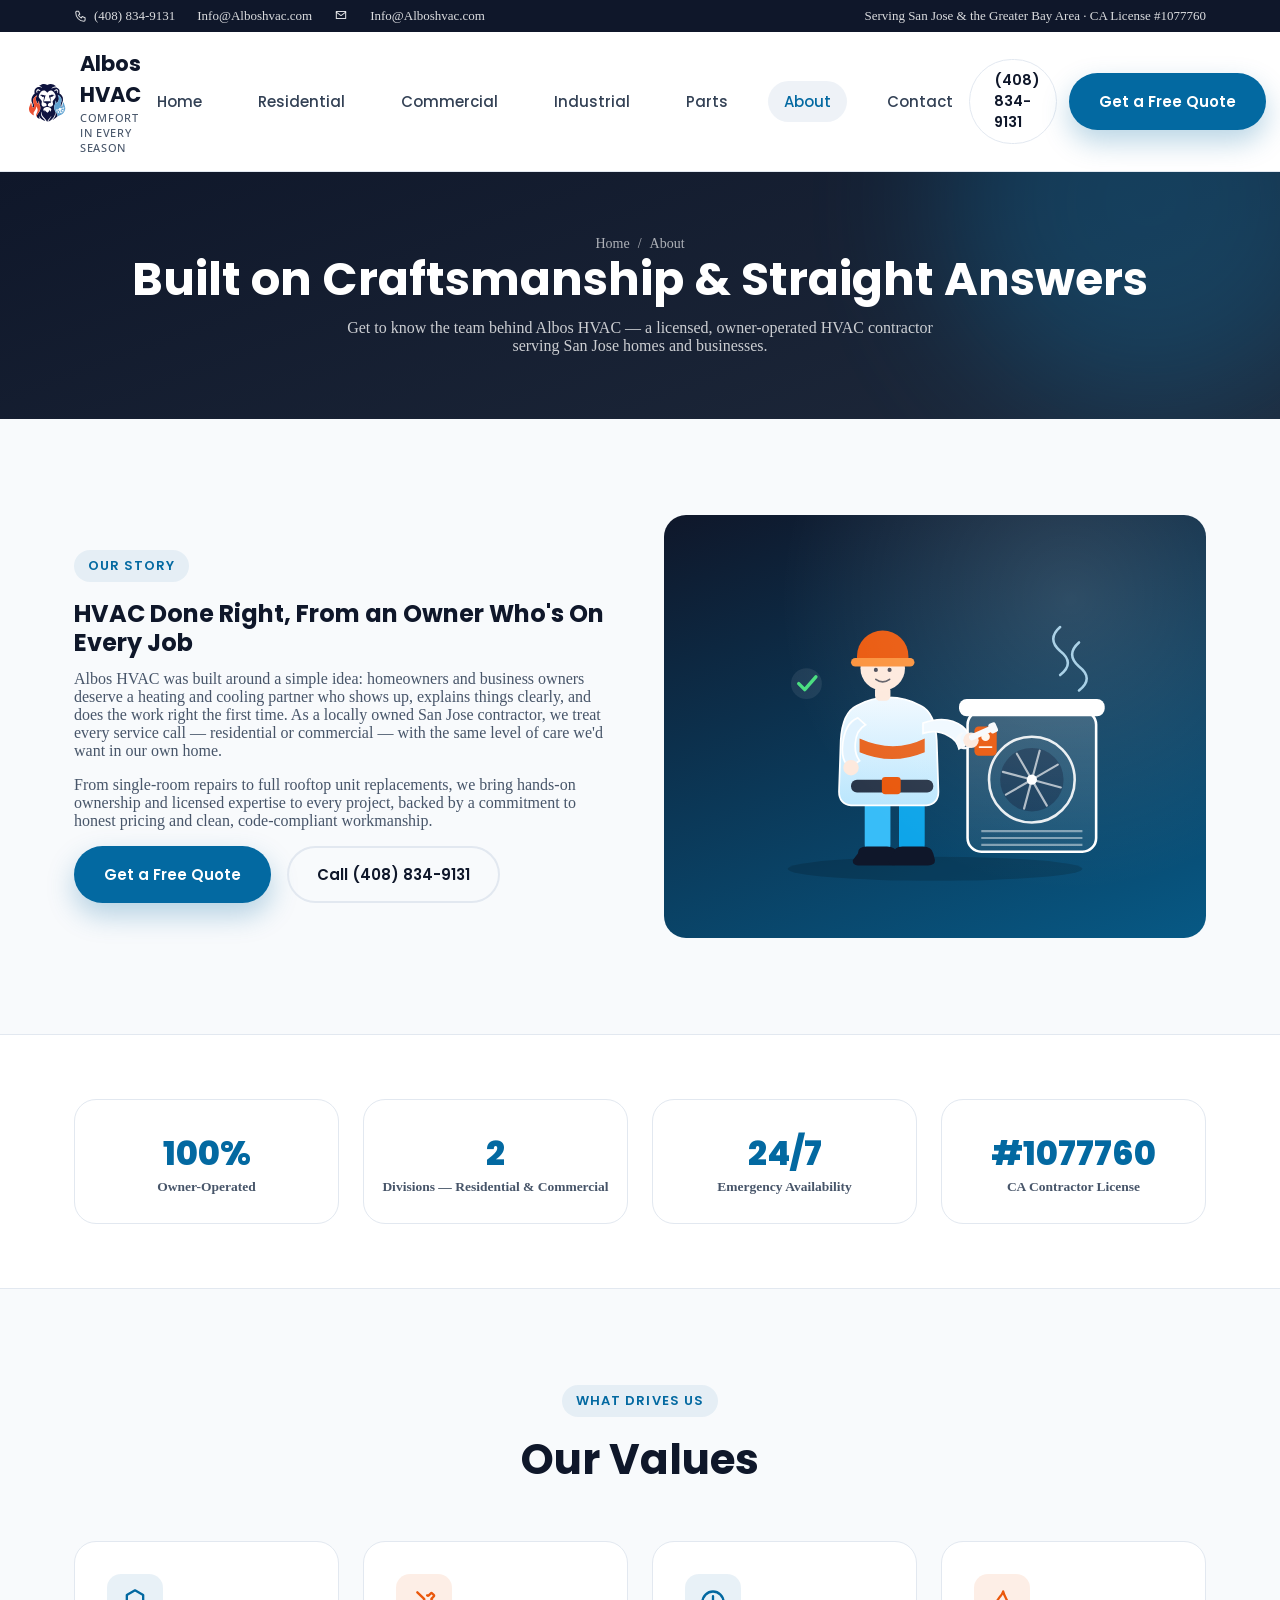
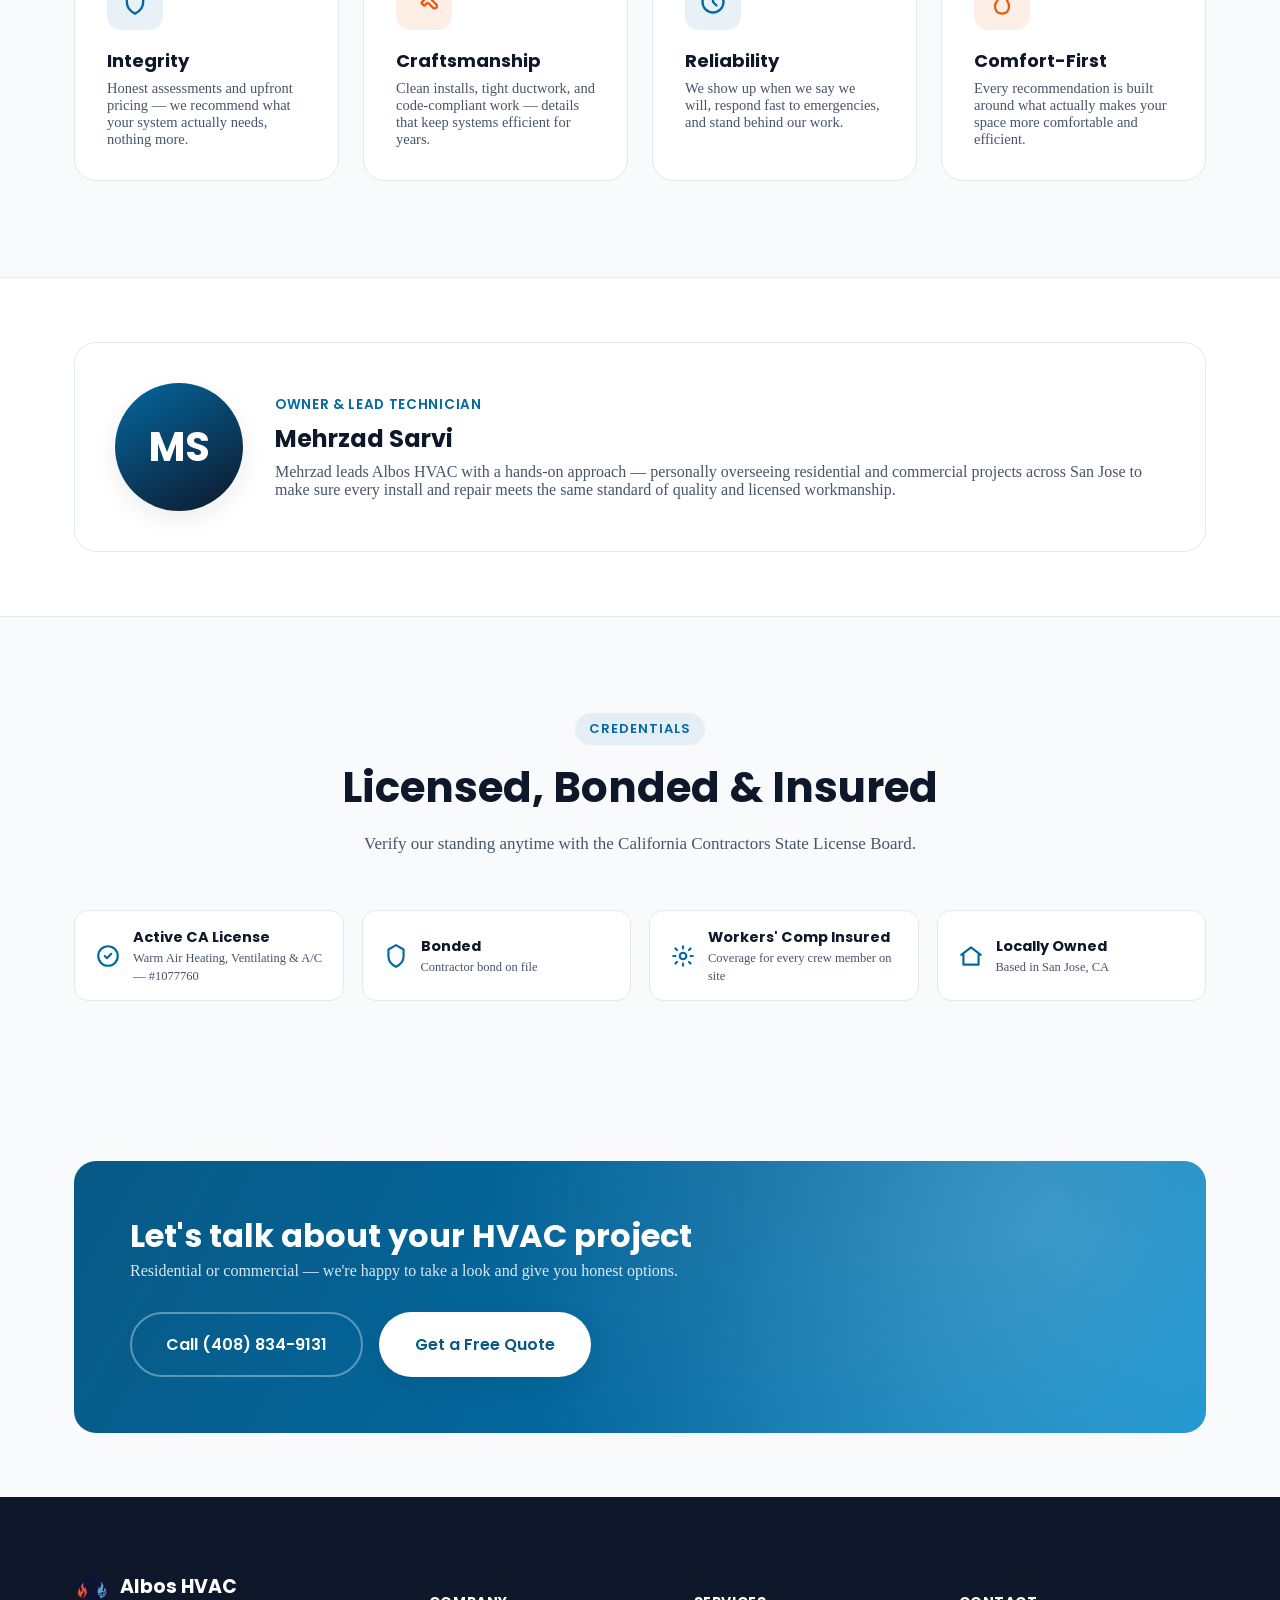
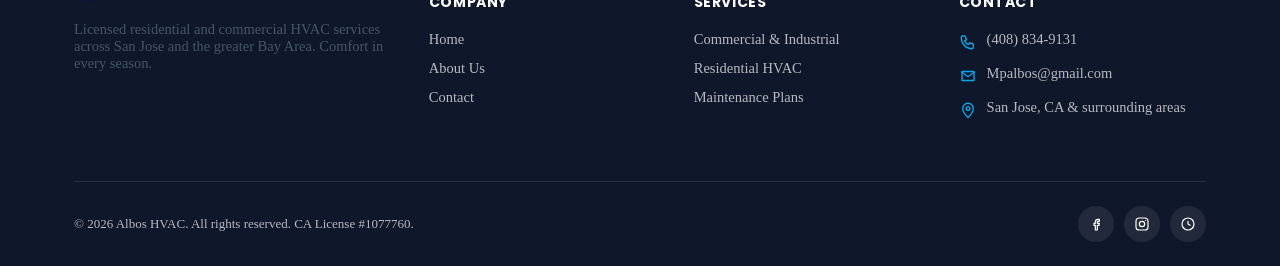
<file: about.html>
<!DOCTYPE html>
<html lang="en">
<head>
<meta charset="UTF-8">
<script>document.documentElement.classList.add('js-ready');</script>
<meta name="viewport" content="width=device-width, initial-scale=1.0">
<title>About Albos HVAC | Licensed San Jose HVAC Contractor</title>
<meta name="description" content="Albos HVAC is a licensed, owner-operated residential and commercial HVAC contractor serving San Jose, CA. Learn about our mission, values, and credentials.">
<link rel="icon" type="image/svg+xml" href="assets/logo-icon.svg">
<link rel="stylesheet" href="css/styles.css">
</head>
<body>

<div class="top-bar">
  <div class="container">
    <div class="top-links">
      <a href="tel:14088349131">
        <svg viewBox="0 0 24 24" fill="none" stroke="currentColor" stroke-width="1.8" stroke-linecap="round" stroke-linejoin="round"><path d="M4 4h4l2 5-2.5 1.5a11 11 0 0 0 5 5L14 13l5 2v4a2 2 0 0 1-2 2C9.4 21 3 14.6 3 6a2 2 0 0 1 2-2z"/></svg>
        (408) 834-9131
      </a>
      <a href="mailto:Info@Alboshvac.com">Info@Alboshvac.com</a>
        <svg viewBox="0 0 24 24" fill="none" stroke="currentColor" stroke-width="1.8" stroke-linecap="round" stroke-linejoin="round"><path d="M4 6h16v12H4z"/><path d="M4 7l8 6 8-6"/></svg>
       Info@Alboshvac.com
      </a>
    </div>
    <div class="top-links">
      <span>Serving San Jose &amp; the Greater Bay Area · CA License #1077760</span>
    </div>
  </div>
</div>

<header class="site-header">
  <div class="nav-wrap">
    <a href="index.html" class="logo">
      <span class="mark">
        <img src="assets/logo-icon.svg" alt="Albos HVAC logo" width="46" height="46">
      </span>
      <span>Albos HVAC<small>Comfort in Every Season</small></span>
    </a>
 <nav class="main-nav">
  <ul style="display: flex !important; flex-direction: row !important; list-style: none !important; gap: 24px !important; align-items: center !important; margin: 0 !important; padding: 0 !important;">
    <li><a href="index.html" class="nav-link">Home</a></li>
    <li><a href="residential.html" class="nav-link">Residential</a></li>
    <li><a href="commercial.html" class="nav-link">Commercial</a></li>
    <li><a href="industrial.html" class="nav-link">Industrial</a></li>
    <li><a href="parts.html" class="nav-link">Parts</a></li>
    <li><a href="about.html" class="nav-link">About</a></li>
    <li><a href="contact.html" class="nav-link">Contact</a></li>
  </ul>
</nav>
    <div class="header-actions">
      <a href="tel:14088349131" class="phone-pill">
        <svg viewBox="0 0 24 24" fill="none" stroke="currentColor" stroke-width="1.8" stroke-linecap="round" stroke-linejoin="round"><path d="M4 4h4l2 5-2.5 1.5a11 11 0 0 0 5 5L14 13l5 2v4a2 2 0 0 1-2 2C9.4 21 3 14.6 3 6a2 2 0 0 1 2-2z"/></svg>
        <span>(408) 834-9131</span>
      </a>
      <a href="contact.html" class="btn btn-primary header-cta">Get a Free Quote</a>
      <button class="nav-toggle" aria-label="Toggle navigation" aria-expanded="false">
        <svg viewBox="0 0 24 24" fill="none" stroke="currentColor" stroke-width="2" stroke-linecap="round" stroke-linejoin="round"><path d="M4 6h16M4 12h16M4 18h16"/></svg>
      </button>
    </div>
  </div>
</header>

<section class="page-hero">
  <div class="container">
    <div class="breadcrumb"><a href="index.html">Home</a><span>/</span><span>About</span></div>
    <h1>Built on Craftsmanship &amp; Straight Answers</h1>
    <p style="color:rgba(255,255,255,.78); max-width:620px; margin:0 auto;">Get to know the team behind Albos HVAC — a licensed, owner-operated HVAC contractor serving San Jose homes and businesses.</p>
  </div>
</section>

<!-- Story -->
<section class="section">
  <div class="container">
    <div class="grid-2 reveal">
      <div>
        <div class="eyebrow">Our Story</div>
        <h2>HVAC Done Right, From an Owner Who's On Every Job</h2>
        <p>Albos HVAC was built around a simple idea: homeowners and business owners deserve a heating and cooling partner who shows up, explains things clearly, and does the work right the first time. As a locally owned San Jose contractor, we treat every service call — residential or commercial — with the same level of care we'd want in our own home.</p>
        <p>From single-room repairs to full rooftop unit replacements, we bring hands-on ownership and licensed expertise to every project, backed by a commitment to honest pricing and clean, code-compliant workmanship.</p>
        <div class="cta-row">
          <a href="contact.html" class="btn btn-primary">Get a Free Quote</a>
          <a href="tel:14088349131" class="btn btn-outline-dark">Call (408) 834-9131</a>
        </div>
      </div>
      <div class="service-visual" style="border-radius:var(--radius-lg);">
        <img src="assets/illustration-technician.svg" alt="Albos HVAC technician servicing an outdoor condenser unit" style="width:88%; max-width:360px;">
      </div>
    </div>
  </div>
</section>

<!-- By the numbers -->
<section class="section-tight" style="background:var(--color-surface); border-top:1px solid var(--color-border); border-bottom:1px solid var(--color-border);">
  <div class="container">
    <div class="stat-strip reveal">
      <div class="stat"><div class="num">100%</div><div class="lbl">Owner-Operated</div></div>
      <div class="stat"><div class="num">2</div><div class="lbl">Divisions — Residential &amp; Commercial</div></div>
      <div class="stat"><div class="num">24/7</div><div class="lbl">Emergency Availability</div></div>
      <div class="stat"><div class="num">#1077760</div><div class="lbl">CA Contractor License</div></div>
    </div>
  </div>
</section>

<!-- Values -->
<section class="section">
  <div class="container">
    <div class="section-head reveal">
      <div class="eyebrow">What Drives Us</div>
      <h2>Our Values</h2>
    </div>
    <div class="grid-4">
      <div class="card feature-card value-card reveal">
        <div class="icon-badge"><svg viewBox="0 0 24 24" fill="none" stroke="currentColor" stroke-width="2" stroke-linecap="round" stroke-linejoin="round"><path d="M12 2l7 4v6c0 4.5-3 8-7 10-4-2-7-5.5-7-10V6z"/></svg></div>
        <h3>Integrity</h3>
        <p>Honest assessments and upfront pricing — we recommend what your system actually needs, nothing more.</p>
      </div>
      <div class="card feature-card value-card reveal reveal-delay-1">
        <div class="icon-badge warm"><svg viewBox="0 0 24 24" fill="none" stroke="currentColor" stroke-width="2" stroke-linecap="round" stroke-linejoin="round"><path d="M14.7 6.3a1 1 0 0 0 1.4 0l1.6-1.6a1 1 0 0 1 1.4 0l1.2 1.2a1 1 0 0 1 0 1.4l-1.6 1.6a1 1 0 0 0 0 1.4l3.6 3.6a2 2 0 1 1-2.8 2.8l-3.6-3.6a1 1 0 0 0-1.4 0l-1.6 1.6a1 1 0 0 1-1.4 0l-1.2-1.2a1 1 0 0 1 0-1.4l1.6-1.6a1 1 0 0 0 0-1.4L6.3 3.7"/></svg></div>
        <h3>Craftsmanship</h3>
        <p>Clean installs, tight ductwork, and code-compliant work — details that keep systems efficient for years.</p>
      </div>
      <div class="card feature-card value-card reveal reveal-delay-2">
        <div class="icon-badge"><svg viewBox="0 0 24 24" fill="none" stroke="currentColor" stroke-width="2" stroke-linecap="round" stroke-linejoin="round"><circle cx="12" cy="12" r="9"/><path d="M12 7v5l3 3"/></svg></div>
        <h3>Reliability</h3>
        <p>We show up when we say we will, respond fast to emergencies, and stand behind our work.</p>
      </div>
      <div class="card feature-card value-card reveal reveal-delay-3">
        <div class="icon-badge warm"><svg viewBox="0 0 24 24" fill="none" stroke="currentColor" stroke-width="2" stroke-linecap="round" stroke-linejoin="round"><path d="M12 22c4 0 6-3 6-6.5S14 8 13 3c-1 3-2 3.5-3.5 5.5S6 13 6 15.5C6 19 8 22 12 22z"/></svg></div>
        <h3>Comfort-First</h3>
        <p>Every recommendation is built around what actually makes your space more comfortable and efficient.</p>
      </div>
    </div>
  </div>
</section>

<!-- Founder -->
<section class="section-tight" style="background:var(--color-surface); border-top:1px solid var(--color-border); border-bottom:1px solid var(--color-border);">
  <div class="container">
    <div class="founder-block reveal">
      <div class="founder-avatar">MS</div>
      <div>
        <span class="founder-role">Owner &amp; Lead Technician</span>
        <h3 style="font-size:24px; margin-bottom:10px;">Mehrzad Sarvi</h3>
        <p style="margin-bottom:0;">Mehrzad leads Albos HVAC with a hands-on approach — personally overseeing residential and commercial projects across San Jose to make sure every install and repair meets the same standard of quality and licensed workmanship.</p>
      </div>
    </div>
  </div>
</section>

<!-- Credentials -->
<section class="section">
  <div class="container">
    <div class="section-head reveal">
      <div class="eyebrow">Credentials</div>
      <h2>Licensed, Bonded &amp; Insured</h2>
      <p>Verify our standing anytime with the California Contractors State License Board.</p>
    </div>
    <div class="credential-strip reveal">
      <div class="credential-chip"><svg viewBox="0 0 24 24" fill="none" stroke="currentColor" stroke-width="2" stroke-linecap="round" stroke-linejoin="round"><path d="M9 12l2 2 4-4"/><circle cx="12" cy="12" r="9"/></svg><div><strong>Active CA License</strong><span>Warm Air Heating, Ventilating &amp; A/C — #1077760</span></div></div>
      <div class="credential-chip"><svg viewBox="0 0 24 24" fill="none" stroke="currentColor" stroke-width="2" stroke-linecap="round" stroke-linejoin="round"><path d="M12 2l7 4v6c0 4.5-3 8-7 10-4-2-7-5.5-7-10V6z"/></svg><div><strong>Bonded</strong><span>Contractor bond on file</span></div></div>
      <div class="credential-chip"><svg viewBox="0 0 24 24" fill="none" stroke="currentColor" stroke-width="2" stroke-linecap="round" stroke-linejoin="round"><circle cx="12" cy="12" r="3"/><path d="M12 5v-2M12 21v-2M5 12H3M21 12h-2M6.5 6.5L5 5M19 19l-1.5-1.5M6.5 17.5L5 19M19 5l-1.5 1.5"/></svg><div><strong>Workers' Comp Insured</strong><span>Coverage for every crew member on site</span></div></div>
      <div class="credential-chip"><svg viewBox="0 0 24 24" fill="none" stroke="currentColor" stroke-width="2" stroke-linecap="round" stroke-linejoin="round"><path d="M3 11l9-7 9 7M5 10v10h14V10"/></svg><div><strong>Locally Owned</strong><span>Based in San Jose, CA</span></div></div>
    </div>
  </div>
</section>

<!-- CTA -->
<section class="section-tight">
  <div class="container">
    <div class="cta-banner reveal">
      <div>
        <h2>Let's talk about your HVAC project</h2>
        <p>Residential or commercial — we're happy to take a look and give you honest options.</p>
      </div>
      <div class="cta-row">
        <a href="tel:14088349131" class="btn btn-outline btn-lg">Call (408) 834-9131</a>
        <a href="contact.html" class="btn btn-lg" style="background:#fff; color:var(--color-accent-dark); box-shadow:var(--shadow-md);">Get a Free Quote</a>
      </div>
    </div>
  </div>
</section>

<footer class="site-footer">
  <div class="container">
    <div class="footer-grid">
      <div>
        <div class="foot-logo">
          <span class="mark" style="width:36px;height:36px;">
            <img src="assets/logo-icon.svg" alt="Albos HVAC logo" width="36" height="36">
          </span>
          <span>Albos HVAC</span>
        </div>
        <p style="font-size:14.5px;">Licensed residential and commercial HVAC services across San Jose and the greater Bay Area. Comfort in every season.</p>
      </div>
      <div>
        <h5>Company</h5>
        <ul>
          <li><a href="index.html">Home</a></li>
          <li><a href="about.html">About Us</a></li>
          <li><a href="contact.html">Contact</a></li>
        </ul>
      </div>
      <div>
        <h5>Services</h5>
        <ul>
          <li><a href="index.html#commercial">Commercial &amp; Industrial</a></li>
          <li><a href="index.html#residential">Residential HVAC</a></li>
          <li><a href="contact.html">Maintenance Plans</a></li>
        </ul>
      </div>
      <div>
        <h5>Contact</h5>
        <div class="footer-contact-item"><svg viewBox="0 0 24 24" fill="none" stroke="currentColor" stroke-width="1.8" stroke-linecap="round" stroke-linejoin="round"><path d="M4 4h4l2 5-2.5 1.5a11 11 0 0 0 5 5L14 13l5 2v4a2 2 0 0 1-2 2C9.4 21 3 14.6 3 6a2 2 0 0 1 2-2z"/></svg><a href="tel:14088349131">(408) 834-9131</a></div>
        <div class="footer-contact-item"><svg viewBox="0 0 24 24" fill="none" stroke="currentColor" stroke-width="1.8" stroke-linecap="round" stroke-linejoin="round"><path d="M4 6h16v12H4z"/><path d="M4 7l8 6 8-6"/></svg><a href="mailto:Mpalbos@gmail.com">Mpalbos@gmail.com</a></div>
        <div class="footer-contact-item"><svg viewBox="0 0 24 24" fill="none" stroke="currentColor" stroke-width="1.8" stroke-linecap="round" stroke-linejoin="round"><path d="M12 22s7-6.6 7-12A7 7 0 1 0 5 10c0 5.4 7 12 7 12z"/><circle cx="12" cy="10" r="2.5"/></svg><span>San Jose, CA &amp; surrounding areas</span></div>
      </div>
    </div>
    <div class="footer-bottom">
      <span>&copy; <span id="year"></span> Albos HVAC. All rights reserved. CA License #1077760.</span>
      <div class="socials">
        <a href="#" aria-label="Facebook"><svg viewBox="0 0 24 24" fill="none" stroke="currentColor" stroke-width="1.8" stroke-linecap="round" stroke-linejoin="round"><path d="M15 8h2V5h-2a4 4 0 0 0-4 4v2H9v3h2v7h3v-7h2.5l.5-3H14v-1.5A1 1 0 0 1 15 8z"/></svg></a>
        <a href="#" aria-label="Instagram"><svg viewBox="0 0 24 24" fill="none" stroke="currentColor" stroke-width="1.8" stroke-linecap="round" stroke-linejoin="round"><rect x="3" y="3" width="18" height="18" rx="5"/><circle cx="12" cy="12" r="4"/><path d="M17.5 6.5h.01"/></svg></a>
        <a href="#" aria-label="Google"><svg viewBox="0 0 24 24" fill="none" stroke="currentColor" stroke-width="1.8" stroke-linecap="round" stroke-linejoin="round"><circle cx="12" cy="12" r="9"/><path d="M12 8v4l3 2"/></svg></a>
      </div>
    </div>
  </div>
</footer>

<button class="back-to-top" aria-label="Back to top">
  <svg viewBox="0 0 24 24" fill="none" stroke="currentColor" stroke-width="2" stroke-linecap="round" stroke-linejoin="round"><path d="M12 19V5M5 12l7-7 7 7"/></svg>
</button>

<script src="js/main.js"></script>
</body>
</html>
</file>
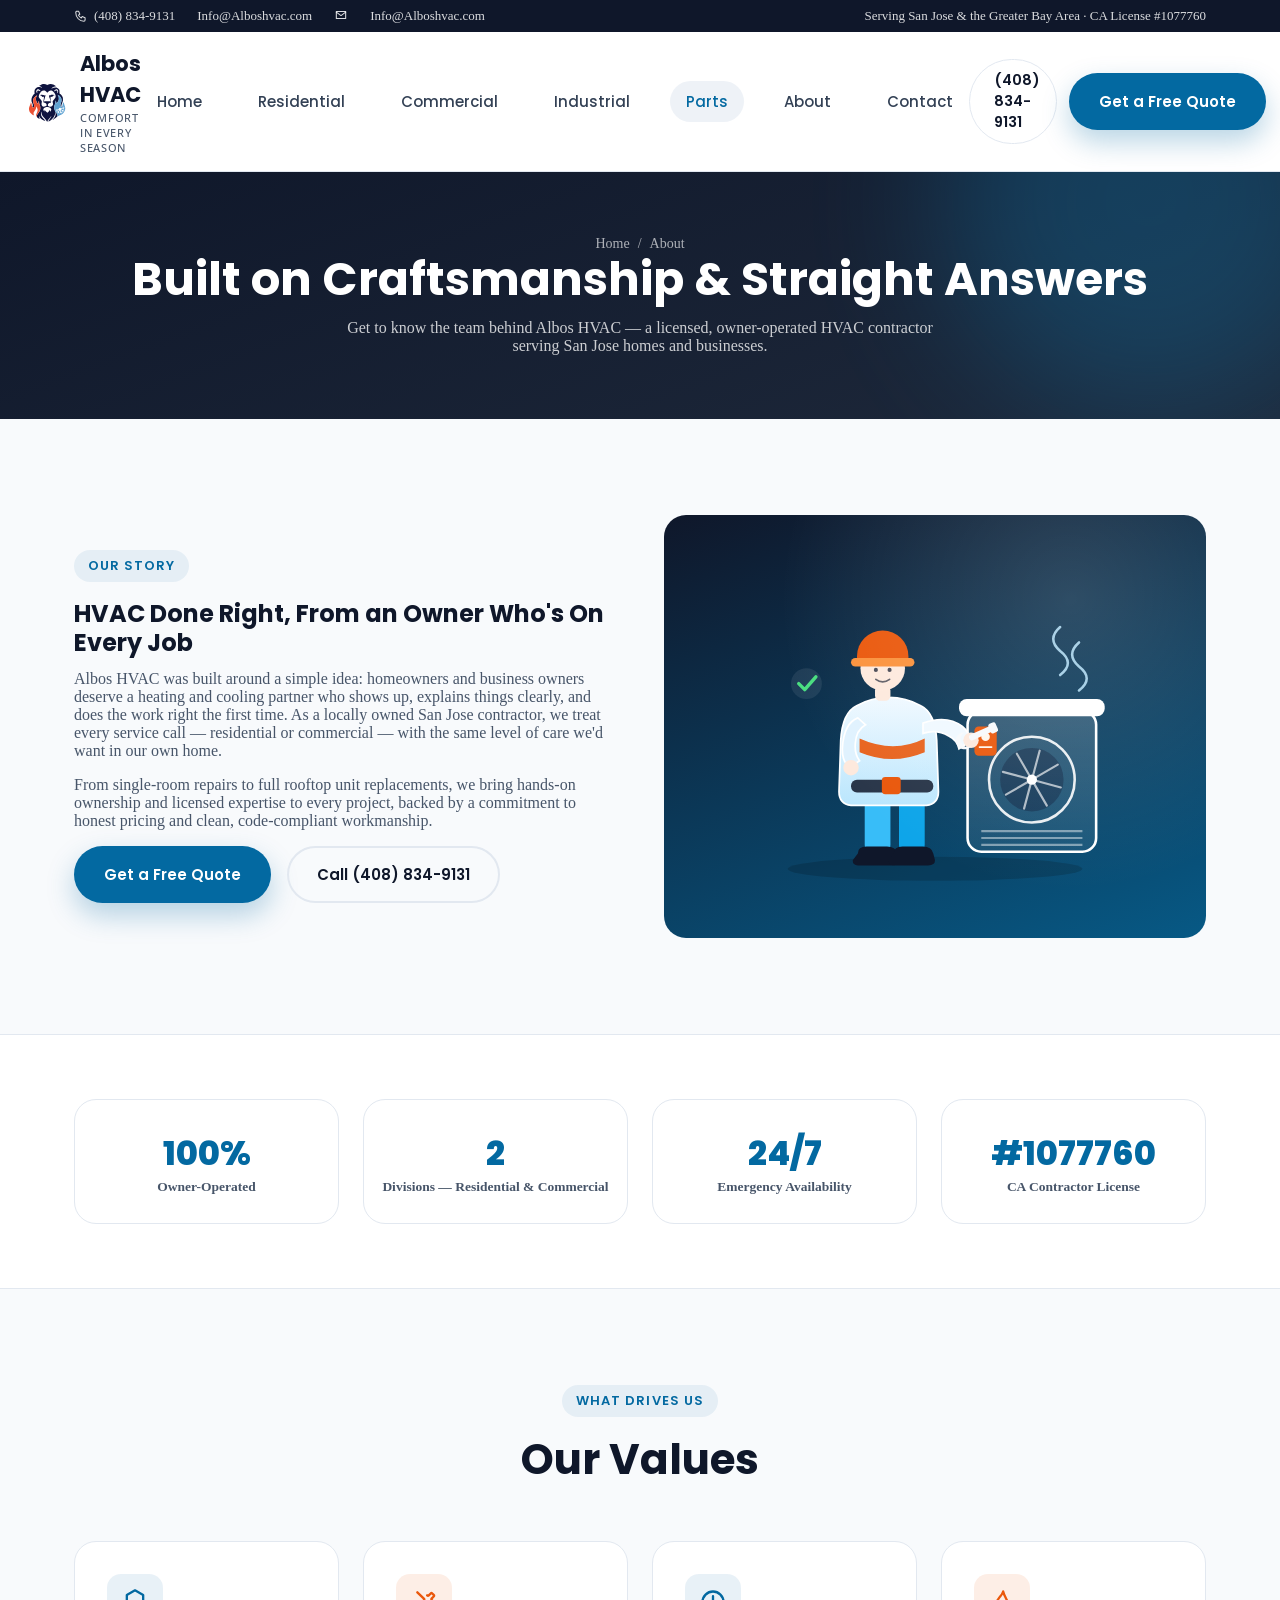
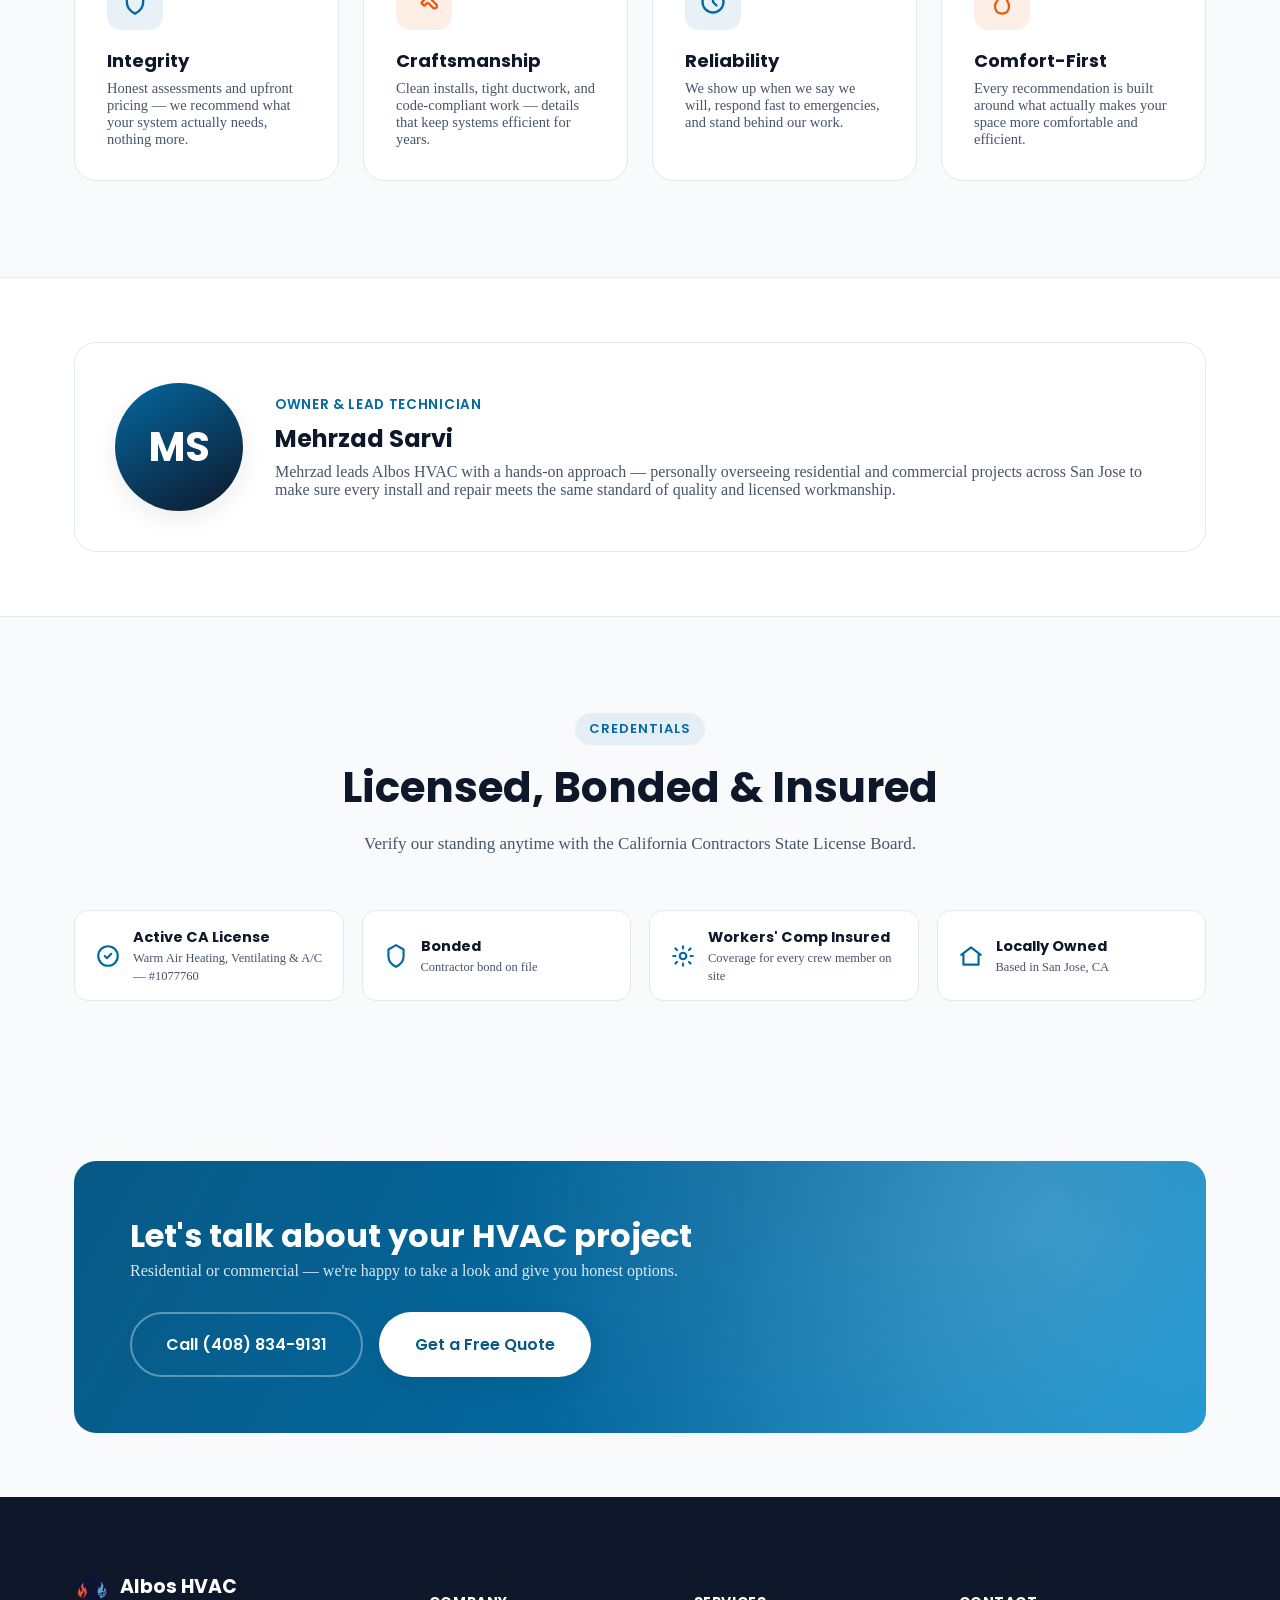
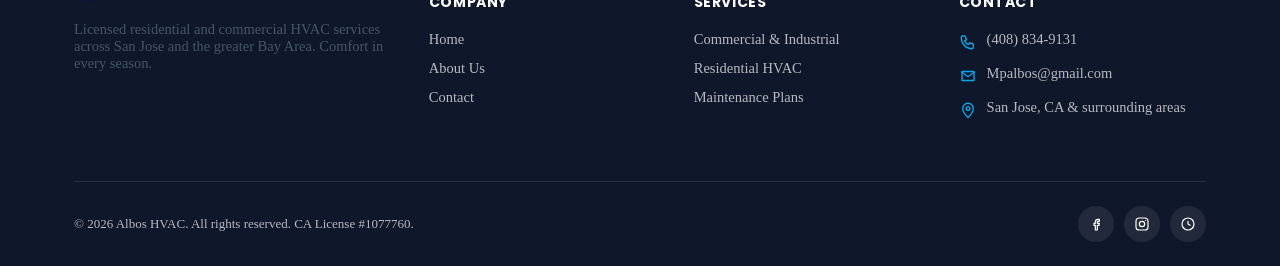
<file: parts.html>
<!DOCTYPE html>
<html lang="en">
<head>
<meta charset="UTF-8">
<script>document.documentElement.classList.add('js-ready');</script>
<meta name="viewport" content="width=device-width, initial-scale=1.0">
<title>About Albos HVAC | Licensed San Jose HVAC Contractor</title>
<meta name="description" content="Albos HVAC is a licensed, owner-operated residential and commercial HVAC contractor serving San Jose, CA. Learn about our mission, values, and credentials.">
<link rel="icon" type="image/svg+xml" href="assets/logo-icon.svg">
<link rel="stylesheet" href="css/styles.css">
</head>
<body>

<div class="top-bar">
  <div class="container">
    <div class="top-links">
      <a href="tel:14088349131">
        <svg viewBox="0 0 24 24" fill="none" stroke="currentColor" stroke-width="1.8" stroke-linecap="round" stroke-linejoin="round"><path d="M4 4h4l2 5-2.5 1.5a11 11 0 0 0 5 5L14 13l5 2v4a2 2 0 0 1-2 2C9.4 21 3 14.6 3 6a2 2 0 0 1 2-2z"/></svg>
        (408) 834-9131
      </a>
      <a href="mailto:Info@Alboshvac.com">Info@Alboshvac.com</a>
        <svg viewBox="0 0 24 24" fill="none" stroke="currentColor" stroke-width="1.8" stroke-linecap="round" stroke-linejoin="round"><path d="M4 6h16v12H4z"/><path d="M4 7l8 6 8-6"/></svg>
       Info@Alboshvac.com
      </a>
    </div>
    <div class="top-links">
      <span>Serving San Jose &amp; the Greater Bay Area · CA License #1077760</span>
    </div>
  </div>
</div>

<header class="site-header">
  <div class="nav-wrap">
    <a href="index.html" class="logo">
      <span class="mark">
        <img src="assets/logo-icon.svg" alt="Albos HVAC logo" width="46" height="46">
      </span>
      <span>Albos HVAC<small>Comfort in Every Season</small></span>
    </a>
 <nav class="main-nav">
  <ul style="display: flex !important; flex-direction: row !important; list-style: none !important; gap: 24px !important; align-items: center !important; margin: 0 !important; padding: 0 !important;">
    <li><a href="index.html" class="nav-link">Home</a></li>
    <li><a href="residential.html" class="nav-link">Residential</a></li>
    <li><a href="commercial.html" class="nav-link">Commercial</a></li>
    <li><a href="industrial.html" class="nav-link">Industrial</a></li>
    <li><a href="parts.html" class="nav-link">Parts</a></li>
    <li><a href="about.html" class="nav-link">About</a></li>
    <li><a href="contact.html" class="nav-link">Contact</a></li>
  </ul>
</nav>
    <div class="header-actions">
      <a href="tel:14088349131" class="phone-pill">
        <svg viewBox="0 0 24 24" fill="none" stroke="currentColor" stroke-width="1.8" stroke-linecap="round" stroke-linejoin="round"><path d="M4 4h4l2 5-2.5 1.5a11 11 0 0 0 5 5L14 13l5 2v4a2 2 0 0 1-2 2C9.4 21 3 14.6 3 6a2 2 0 0 1 2-2z"/></svg>
        <span>(408) 834-9131</span>
      </a>
      <a href="contact.html" class="btn btn-primary header-cta">Get a Free Quote</a>
      <button class="nav-toggle" aria-label="Toggle navigation" aria-expanded="false">
        <svg viewBox="0 0 24 24" fill="none" stroke="currentColor" stroke-width="2" stroke-linecap="round" stroke-linejoin="round"><path d="M4 6h16M4 12h16M4 18h16"/></svg>
      </button>
    </div>
  </div>
</header>

<section class="page-hero">
  <div class="container">
    <div class="breadcrumb"><a href="index.html">Home</a><span>/</span><span>About</span></div>
    <h1>Built on Craftsmanship &amp; Straight Answers</h1>
    <p style="color:rgba(255,255,255,.78); max-width:620px; margin:0 auto;">Get to know the team behind Albos HVAC — a licensed, owner-operated HVAC contractor serving San Jose homes and businesses.</p>
  </div>
</section>

<!-- Story -->
<section class="section">
  <div class="container">
    <div class="grid-2 reveal">
      <div>
        <div class="eyebrow">Our Story</div>
        <h2>HVAC Done Right, From an Owner Who's On Every Job</h2>
        <p>Albos HVAC was built around a simple idea: homeowners and business owners deserve a heating and cooling partner who shows up, explains things clearly, and does the work right the first time. As a locally owned San Jose contractor, we treat every service call — residential or commercial — with the same level of care we'd want in our own home.</p>
        <p>From single-room repairs to full rooftop unit replacements, we bring hands-on ownership and licensed expertise to every project, backed by a commitment to honest pricing and clean, code-compliant workmanship.</p>
        <div class="cta-row">
          <a href="contact.html" class="btn btn-primary">Get a Free Quote</a>
          <a href="tel:14088349131" class="btn btn-outline-dark">Call (408) 834-9131</a>
        </div>
      </div>
      <div class="service-visual" style="border-radius:var(--radius-lg);">
        <img src="assets/illustration-technician.svg" alt="Albos HVAC technician servicing an outdoor condenser unit" style="width:88%; max-width:360px;">
      </div>
    </div>
  </div>
</section>

<!-- By the numbers -->
<section class="section-tight" style="background:var(--color-surface); border-top:1px solid var(--color-border); border-bottom:1px solid var(--color-border);">
  <div class="container">
    <div class="stat-strip reveal">
      <div class="stat"><div class="num">100%</div><div class="lbl">Owner-Operated</div></div>
      <div class="stat"><div class="num">2</div><div class="lbl">Divisions — Residential &amp; Commercial</div></div>
      <div class="stat"><div class="num">24/7</div><div class="lbl">Emergency Availability</div></div>
      <div class="stat"><div class="num">#1077760</div><div class="lbl">CA Contractor License</div></div>
    </div>
  </div>
</section>

<!-- Values -->
<section class="section">
  <div class="container">
    <div class="section-head reveal">
      <div class="eyebrow">What Drives Us</div>
      <h2>Our Values</h2>
    </div>
    <div class="grid-4">
      <div class="card feature-card value-card reveal">
        <div class="icon-badge"><svg viewBox="0 0 24 24" fill="none" stroke="currentColor" stroke-width="2" stroke-linecap="round" stroke-linejoin="round"><path d="M12 2l7 4v6c0 4.5-3 8-7 10-4-2-7-5.5-7-10V6z"/></svg></div>
        <h3>Integrity</h3>
        <p>Honest assessments and upfront pricing — we recommend what your system actually needs, nothing more.</p>
      </div>
      <div class="card feature-card value-card reveal reveal-delay-1">
        <div class="icon-badge warm"><svg viewBox="0 0 24 24" fill="none" stroke="currentColor" stroke-width="2" stroke-linecap="round" stroke-linejoin="round"><path d="M14.7 6.3a1 1 0 0 0 1.4 0l1.6-1.6a1 1 0 0 1 1.4 0l1.2 1.2a1 1 0 0 1 0 1.4l-1.6 1.6a1 1 0 0 0 0 1.4l3.6 3.6a2 2 0 1 1-2.8 2.8l-3.6-3.6a1 1 0 0 0-1.4 0l-1.6 1.6a1 1 0 0 1-1.4 0l-1.2-1.2a1 1 0 0 1 0-1.4l1.6-1.6a1 1 0 0 0 0-1.4L6.3 3.7"/></svg></div>
        <h3>Craftsmanship</h3>
        <p>Clean installs, tight ductwork, and code-compliant work — details that keep systems efficient for years.</p>
      </div>
      <div class="card feature-card value-card reveal reveal-delay-2">
        <div class="icon-badge"><svg viewBox="0 0 24 24" fill="none" stroke="currentColor" stroke-width="2" stroke-linecap="round" stroke-linejoin="round"><circle cx="12" cy="12" r="9"/><path d="M12 7v5l3 3"/></svg></div>
        <h3>Reliability</h3>
        <p>We show up when we say we will, respond fast to emergencies, and stand behind our work.</p>
      </div>
      <div class="card feature-card value-card reveal reveal-delay-3">
        <div class="icon-badge warm"><svg viewBox="0 0 24 24" fill="none" stroke="currentColor" stroke-width="2" stroke-linecap="round" stroke-linejoin="round"><path d="M12 22c4 0 6-3 6-6.5S14 8 13 3c-1 3-2 3.5-3.5 5.5S6 13 6 15.5C6 19 8 22 12 22z"/></svg></div>
        <h3>Comfort-First</h3>
        <p>Every recommendation is built around what actually makes your space more comfortable and efficient.</p>
      </div>
    </div>
  </div>
</section>

<!-- Founder -->
<section class="section-tight" style="background:var(--color-surface); border-top:1px solid var(--color-border); border-bottom:1px solid var(--color-border);">
  <div class="container">
    <div class="founder-block reveal">
      <div class="founder-avatar">MS</div>
      <div>
        <span class="founder-role">Owner &amp; Lead Technician</span>
        <h3 style="font-size:24px; margin-bottom:10px;">Mehrzad Sarvi</h3>
        <p style="margin-bottom:0;">Mehrzad leads Albos HVAC with a hands-on approach — personally overseeing residential and commercial projects across San Jose to make sure every install and repair meets the same standard of quality and licensed workmanship.</p>
      </div>
    </div>
  </div>
</section>

<!-- Credentials -->
<section class="section">
  <div class="container">
    <div class="section-head reveal">
      <div class="eyebrow">Credentials</div>
      <h2>Licensed, Bonded &amp; Insured</h2>
      <p>Verify our standing anytime with the California Contractors State License Board.</p>
    </div>
    <div class="credential-strip reveal">
      <div class="credential-chip"><svg viewBox="0 0 24 24" fill="none" stroke="currentColor" stroke-width="2" stroke-linecap="round" stroke-linejoin="round"><path d="M9 12l2 2 4-4"/><circle cx="12" cy="12" r="9"/></svg><div><strong>Active CA License</strong><span>Warm Air Heating, Ventilating &amp; A/C — #1077760</span></div></div>
      <div class="credential-chip"><svg viewBox="0 0 24 24" fill="none" stroke="currentColor" stroke-width="2" stroke-linecap="round" stroke-linejoin="round"><path d="M12 2l7 4v6c0 4.5-3 8-7 10-4-2-7-5.5-7-10V6z"/></svg><div><strong>Bonded</strong><span>Contractor bond on file</span></div></div>
      <div class="credential-chip"><svg viewBox="0 0 24 24" fill="none" stroke="currentColor" stroke-width="2" stroke-linecap="round" stroke-linejoin="round"><circle cx="12" cy="12" r="3"/><path d="M12 5v-2M12 21v-2M5 12H3M21 12h-2M6.5 6.5L5 5M19 19l-1.5-1.5M6.5 17.5L5 19M19 5l-1.5 1.5"/></svg><div><strong>Workers' Comp Insured</strong><span>Coverage for every crew member on site</span></div></div>
      <div class="credential-chip"><svg viewBox="0 0 24 24" fill="none" stroke="currentColor" stroke-width="2" stroke-linecap="round" stroke-linejoin="round"><path d="M3 11l9-7 9 7M5 10v10h14V10"/></svg><div><strong>Locally Owned</strong><span>Based in San Jose, CA</span></div></div>
    </div>
  </div>
</section>

<!-- CTA -->
<section class="section-tight">
  <div class="container">
    <div class="cta-banner reveal">
      <div>
        <h2>Let's talk about your HVAC project</h2>
        <p>Residential or commercial — we're happy to take a look and give you honest options.</p>
      </div>
      <div class="cta-row">
        <a href="tel:14088349131" class="btn btn-outline btn-lg">Call (408) 834-9131</a>
        <a href="contact.html" class="btn btn-lg" style="background:#fff; color:var(--color-accent-dark); box-shadow:var(--shadow-md);">Get a Free Quote</a>
      </div>
    </div>
  </div>
</section>

<footer class="site-footer">
  <div class="container">
    <div class="footer-grid">
      <div>
        <div class="foot-logo">
          <span class="mark" style="width:36px;height:36px;">
            <img src="assets/logo-icon.svg" alt="Albos HVAC logo" width="36" height="36">
          </span>
          <span>Albos HVAC</span>
        </div>
        <p style="font-size:14.5px;">Licensed residential and commercial HVAC services across San Jose and the greater Bay Area. Comfort in every season.</p>
      </div>
      <div>
        <h5>Company</h5>
        <ul>
          <li><a href="index.html">Home</a></li>
          <li><a href="about.html">About Us</a></li>
          <li><a href="contact.html">Contact</a></li>
        </ul>
      </div>
      <div>
        <h5>Services</h5>
        <ul>
          <li><a href="index.html#commercial">Commercial &amp; Industrial</a></li>
          <li><a href="index.html#residential">Residential HVAC</a></li>
          <li><a href="contact.html">Maintenance Plans</a></li>
        </ul>
      </div>
      <div>
        <h5>Contact</h5>
        <div class="footer-contact-item"><svg viewBox="0 0 24 24" fill="none" stroke="currentColor" stroke-width="1.8" stroke-linecap="round" stroke-linejoin="round"><path d="M4 4h4l2 5-2.5 1.5a11 11 0 0 0 5 5L14 13l5 2v4a2 2 0 0 1-2 2C9.4 21 3 14.6 3 6a2 2 0 0 1 2-2z"/></svg><a href="tel:14088349131">(408) 834-9131</a></div>
        <div class="footer-contact-item"><svg viewBox="0 0 24 24" fill="none" stroke="currentColor" stroke-width="1.8" stroke-linecap="round" stroke-linejoin="round"><path d="M4 6h16v12H4z"/><path d="M4 7l8 6 8-6"/></svg><a href="mailto:Mpalbos@gmail.com">Mpalbos@gmail.com</a></div>
        <div class="footer-contact-item"><svg viewBox="0 0 24 24" fill="none" stroke="currentColor" stroke-width="1.8" stroke-linecap="round" stroke-linejoin="round"><path d="M12 22s7-6.6 7-12A7 7 0 1 0 5 10c0 5.4 7 12 7 12z"/><circle cx="12" cy="10" r="2.5"/></svg><span>San Jose, CA &amp; surrounding areas</span></div>
      </div>
    </div>
    <div class="footer-bottom">
      <span>&copy; <span id="year"></span> Albos HVAC. All rights reserved. CA License #1077760.</span>
      <div class="socials">
        <a href="#" aria-label="Facebook"><svg viewBox="0 0 24 24" fill="none" stroke="currentColor" stroke-width="1.8" stroke-linecap="round" stroke-linejoin="round"><path d="M15 8h2V5h-2a4 4 0 0 0-4 4v2H9v3h2v7h3v-7h2.5l.5-3H14v-1.5A1 1 0 0 1 15 8z"/></svg></a>
        <a href="#" aria-label="Instagram"><svg viewBox="0 0 24 24" fill="none" stroke="currentColor" stroke-width="1.8" stroke-linecap="round" stroke-linejoin="round"><rect x="3" y="3" width="18" height="18" rx="5"/><circle cx="12" cy="12" r="4"/><path d="M17.5 6.5h.01"/></svg></a>
        <a href="#" aria-label="Google"><svg viewBox="0 0 24 24" fill="none" stroke="currentColor" stroke-width="1.8" stroke-linecap="round" stroke-linejoin="round"><circle cx="12" cy="12" r="9"/><path d="M12 8v4l3 2"/></svg></a>
      </div>
    </div>
  </div>
</footer>

<button class="back-to-top" aria-label="Back to top">
  <svg viewBox="0 0 24 24" fill="none" stroke="currentColor" stroke-width="2" stroke-linecap="round" stroke-linejoin="round"><path d="M12 19V5M5 12l7-7 7 7"/></svg>
</button>

<script src="js/main.js"></script>
</body>
</html>
</file>
<file: css/styles.css>
/* ==========================================================================
   Albos HVAC — Design System
   Style: Trust & Authority (clean, professional, modern)
   Fonts: Poppins (headings) / Open Sans (body)
   ========================================================================== */

@import url('https://fonts.googleapis.com/css2?family=Open+Sans:wght@300;400;500;600;700&family=Poppins:wght@400;500;600;700;800&display=swap');

:root {
  /* Brand palette */
  --color-primary: #0F172A;        /* deep navy — headings, header, footer */
  --color-primary-2: #1E293B;      /* lighter navy for gradients */
  --color-on-primary: #FFFFFF;
  --color-secondary: #334155;
  --color-accent: #0369A1;         /* trust blue — links, primary CTA */
  --color-accent-light: #0EA5E9;   /* sky blue — cooling / gradients */
  --color-accent-dark: #075985;
  --color-warm: #EA580C;           /* heating accent — used sparingly */
  --color-warm-light: #FB923C;
  --color-bg: #0f172a;
  --color-surface: #FFFFFF;
  --color-fg: #0F172A;
  --color-fg-muted: #475569;
  --color-muted: #EEF2F7;
  --color-border: #E2E8F0;
  --color-destructive: #DC2626;
  --color-success: #16A34A;
  --color-ring: #0369A1;

  --font-heading: 'Poppins', system-ui, sans-serif;
  --font-body: 'Open Sans', system-ui, sans-serif;

  --radius-sm: 8px;
  --radius-md: 14px;
  --radius-lg: 22px;
  --radius-full: 999px;

  --shadow-sm: 0 1px 2px rgba(15, 23, 42, 0.06);
  --shadow-md: 0 8px 24px rgba(15, 23, 42, 0.08);
  --shadow-lg: 0 20px 48px rgba(15, 23, 42, 0.14);
  --shadow-accent: 0 12px 28px rgba(3, 105, 161, 0.28);

  --container-w: 1180px;
  --transition: 220ms cubic-bezier(0.4, 0, 0.2, 1);
}

/* ---------- Reset ---------- */
*, *::before, *::after { box-sizing: border-box; }
html { scroll-behavior: smooth; }
body {
  background-color: #f8fafc; /* Change this hex code to your preferred light color */
  color: #0f172a;
  margin: 0;
}
img, svg { display: block; max-width: 100%; }
a { color: inherit; text-decoration: none; }
ul { list-style: none; margin: 0; padding: 0; }
button { font-family: inherit; cursor: pointer; }
h1, h2, h3, h4 {
  font-family: var(--font-heading);
  color: var(--color-primary);
  line-height: 1.2;
  margin: 0 0 .5em;
  font-weight: 700;
}
p { margin: 0 0 1em; color: var(--color-fg-muted); }

@media (prefers-reduced-motion: reduce) {
  *, *::before, *::after { animation-duration: 0.01ms !important; animation-iteration-count: 1 !important; transition-duration: 0.01ms !important; scroll-behavior: auto !important; }
}

/* ---------- Layout ---------- */
.container { max-width: var(--container-w); margin: 0 auto; padding: 0 24px; }
.section { padding: 96px 0; }
.section-tight { padding: 64px 0; }
@media (max-width: 768px) {
  .section { padding: 64px 0; }
  .section-tight { padding: 44px 0; }
}

.eyebrow {
  display: inline-flex;
  align-items: center;
  gap: 8px;
  font-family: var(--font-heading);
  font-size: 13px;
  font-weight: 600;
  letter-spacing: .08em;
  text-transform: uppercase;
  color: var(--color-accent);
  background: rgba(3, 105, 161, 0.08);
  padding: 6px 14px;
  border-radius: var(--radius-full);
  margin-bottom: 18px;
}
.eyebrow.warm { color: var(--color-warm); background: rgba(234, 88, 12, 0.09); }

.section-head { max-width: 680px; margin: 0 auto 56px; text-align: center; }
.section-head h2 { font-size: clamp(28px, 3.6vw, 42px); }
.section-head p { font-size: 17px; }

.grid-2 { display: grid; grid-template-columns: 1fr 1fr; gap: 48px; align-items: center; }
.grid-3 { display: grid; grid-template-columns: repeat(3, 1fr); gap: 28px; }
.grid-4 { display: grid; grid-template-columns: repeat(4, 1fr); gap: 24px; }
@media (max-width: 1024px) {
  .grid-3 { grid-template-columns: repeat(2, 1fr); }
  .grid-4 { grid-template-columns: repeat(2, 1fr); }
}
@media (max-width: 768px) {
  .grid-2 { grid-template-columns: 1fr; gap: 36px; }
  .grid-3 { grid-template-columns: 1fr; }
  .grid-4 { grid-template-columns: 1fr; }
}

/* ---------- Buttons ---------- */
.btn {
  display: inline-flex;
  align-items: center;
  justify-content: center;
  gap: 10px;
  font-family: var(--font-heading);
  font-weight: 600;
  font-size: 15px;
  padding: 15px 28px;
  border-radius: var(--radius-full);
  border: 2px solid transparent;
  transition: transform var(--transition), box-shadow var(--transition), background var(--transition), color var(--transition), border-color var(--transition);
  min-height: 48px;
  white-space: nowrap;
}
.btn svg { width: 18px; height: 18px; flex-shrink: 0; }
.btn:active { transform: translateY(1px); }
.btn-primary {
  background: var(--color-accent);
  color: #fff;
  box-shadow: var(--shadow-accent);
}
.btn-primary:hover { background: var(--color-accent-dark); box-shadow: 0 14px 32px rgba(3,105,161,.36); transform: translateY(-2px); }
.btn-warm {
  background: linear-gradient(135deg, var(--color-warm) 0%, var(--color-warm-light) 100%);
  color: #fff;
  box-shadow: 0 12px 28px rgba(234, 88, 12, .3);
}
.btn-warm:hover { transform: translateY(-2px); box-shadow: 0 16px 34px rgba(234,88,12,.38); }
.btn-outline {
  background: transparent;
  border-color: rgba(255,255,255,.35);
  color: #fff;
}
.btn-outline:hover { background: rgba(255,255,255,.12); border-color: #fff; transform: translateY(-2px); }
.btn-outline-dark {
  background: transparent;
  border-color: var(--color-border);
  color: var(--color-primary);
}
.btn-outline-dark:hover { border-color: var(--color-accent); color: var(--color-accent); transform: translateY(-2px); }
.btn-block { width: 100%; }
.btn-lg { padding: 18px 34px; font-size: 16px; }

.cta-row { display: flex; flex-wrap: wrap; gap: 16px; }

/* ---------- Header ---------- */
.top-bar {
  background: var(--color-primary);
  color: rgba(255,255,255,.85);
  font-size: 13px;
}
.top-bar .container { display: flex; align-items: center; justify-content: space-between; padding-top: 8px; padding-bottom: 8px; }
.top-bar a { display: inline-flex; align-items: center; gap: 6px; }
.top-bar .top-links { display: flex; gap: 22px; }
.top-bar svg { width: 14px; height: 14px; }

header.site-header {
  /* NOTE: intentionally no backdrop-filter/transform/filter here — any of those on
     this element would make it the containing block for its position:fixed
     descendants (the mobile nav panel) instead of the viewport, breaking the
     full-screen dropdown on small screens. Solid background instead. */
  position: sticky;
  top: 0;
  z-index: 100;
  background: rgba(255, 255, 255, 0.98);
  border-bottom: 1px solid var(--color-border);
}
.nav-wrap { display: flex; align-items: center; justify-content: space-between; padding: 16px 24px; }

.logo { display: flex; align-items: center; gap: 10px; font-family: var(--font-heading); font-weight: 700; font-size: 21px; color: var(--color-primary); }
.logo .mark {
  width: 46px; height: 46px;
  display: flex; align-items: center; justify-content: center;
  flex-shrink: 0;
}
.logo .mark img { width: 100%; height: 100%; object-fit: contain; }
.logo small { display: block; font-family: var(--font-body); font-weight: 500; font-size: 11px; letter-spacing: .06em; text-transform: uppercase; color: var(--color-fg-muted); }

.main-nav { display: flex; align-items: center; gap: 8px; }
.main-nav a.nav-link {
  font-family: var(--font-heading);
  font-weight: 500;
  font-size: 15px;
  color: var(--color-secondary);
  padding: 10px 16px;
  border-radius: var(--radius-full);
  transition: background var(--transition), color var(--transition);
}
.main-nav a.nav-link:hover, .main-nav a.nav-link.active { background: var(--color-muted); color: var(--color-accent); }
.header-actions { display: flex; align-items: center; gap: 12px; }
.phone-pill {
  display: flex; align-items: center; gap: 8px;
  font-family: var(--font-heading); font-weight: 600; font-size: 14.5px;
  color: var(--color-primary);
  padding: 10px 16px; border-radius: var(--radius-full);
  border: 1.5px solid var(--color-border);
  transition: border-color var(--transition), color var(--transition);
}
.phone-pill:hover { border-color: var(--color-accent); color: var(--color-accent); }
.phone-pill svg { width: 18px; height: 18px; color: var(--color-accent); }

.nav-toggle { display: none; background: none; border: none; padding: 8px; }
.nav-toggle svg { width: 26px; height: 26px; color: var(--color-primary); }

@media (max-width: 980px) {
  .main-nav { position: fixed; inset: 72px 0 0 0; background: #fff; flex-direction: column; align-items: stretch; padding: 20px; gap: 4px; transform: translateY(-12px); opacity: 0; pointer-events: none; transition: all var(--transition); border-top: 1px solid var(--color-border); overflow-y: auto; z-index: 99; }
  .main-nav.open { transform: translateY(0); opacity: 1; pointer-events: auto; }
  .main-nav a.nav-link { padding: 14px 16px; border-bottom: 1px solid var(--color-border); border-radius: 0; }
  .nav-toggle { display: inline-flex; }
  .top-bar .top-links { display: none; }
}

@media (max-width: 640px) {
  .nav-wrap { padding: 12px 16px; }
  .logo { font-size: 17px; gap: 8px; }
  .logo .mark { width: 38px; height: 38px; }
  .logo small { display: none; }
  .phone-pill { display: none; }
  .header-actions { gap: 8px; }
  .btn-primary.header-cta { padding: 12px 16px; font-size: 13.5px; }
}

/* ---------- Hero ---------- */
.hero {
  position: relative;
  overflow: hidden;
  background: linear-gradient(160deg, var(--color-primary) 0%, var(--color-primary-2) 55%, #14304d 100%);
  color: #fff;
  padding: 90px 0 110px;
}
.hero::before, .hero::after {
  content: "";
  position: absolute;
  border-radius: 50%;
  filter: blur(60px);
  opacity: .35;
}
.hero::before { width: 480px; height: 480px; background: var(--color-accent-light); top: -160px; right: -120px; }
.hero::after { width: 380px; height: 380px; background: var(--color-warm); bottom: -160px; left: -100px; opacity: .18; }
.hero .container { position: relative; z-index: 2; }
.hero-grid { display: grid; grid-template-columns: 1.05fr .95fr; gap: 56px; align-items: center; }
@media (max-width: 980px) { .hero-grid { grid-template-columns: 1fr; } }

.hero h1 { color: #fff; font-size: clamp(34px, 4.6vw, 56px); letter-spacing: -0.01em; }
.hero .lede { color: rgba(255,255,255,.78); font-size: 18px; max-width: 520px; }
.hero-badges { display: flex; flex-wrap: wrap; gap: 12px; margin-top: 36px; }
.hero-badge {
  display: flex; align-items: center; gap: 8px;
  background: rgba(255,255,255,.08);
  border: 1px solid rgba(255,255,255,.16);
  padding: 10px 14px; border-radius: var(--radius-full);
  font-size: 13.5px; font-weight: 600; color: #fff;
}
.hero-badge svg { width: 16px; height: 16px; color: var(--color-accent-light); }

/* Hero visual: animated equipment illustration + cursor parallax
   Elements with [data-depth] get their `transform` set continuously by JS
   (see js/main.js "Hero parallax") in response to mouse position, so they
   must NOT also carry a CSS animation on `transform` themselves — the two
   would fight over the same property. The idle "floaty" bob is applied to
   a nested .chip-bob wrapper instead, keeping it independent of the
   parallax transform living on the parent .float-chip. */
.hero-visual { position: relative; display: flex; align-items: center; justify-content: center; perspective: 1000px; }
.hero-glow {
  position: absolute; width: 520px; height: 520px; border-radius: 50%;
  background: radial-gradient(circle, rgba(14,165,233,.35), rgba(234,88,12,.12) 55%, transparent 72%);
  filter: blur(30px); z-index: 0;
}
.hero-orb {
  width: min(420px, 90%);
  aspect-ratio: 1;
  border-radius: 50%;
  background: radial-gradient(circle at 32% 28%, rgba(255,255,255,.16), rgba(255,255,255,0) 60%), linear-gradient(150deg, rgba(3,105,161,.55), rgba(15,23,42,.15));
  border: 1px solid rgba(255,255,255,.18);
  display: flex; align-items: center; justify-content: center;
  position: relative; z-index: 1;
  overflow: visible;
}
.hero-orb .tech-illustration { width: 78%; height: auto; filter: drop-shadow(0 18px 30px rgba(0,0,0,.35)); }
[data-depth] { transform: translate3d(0,0,0); will-change: transform; }
.float-chip {
  position: absolute;
  background: #fff;
  color: var(--color-primary);
  border-radius: var(--radius-md);
  box-shadow: var(--shadow-lg);
  padding: 0;
  font-family: var(--font-heading); font-weight: 600; font-size: 13.5px;
  z-index: 2;
}
.chip-bob { display: flex; align-items: center; gap: 10px; padding: 12px 16px; animation: floaty 5s ease-in-out infinite; }
.float-chip svg { width: 20px; height: 20px; }
.float-chip.chip-cool { top: 6%; left: -4%; }
.float-chip.chip-cool .chip-bob { animation-delay: .2s; }
.float-chip.chip-cool svg { color: var(--color-accent-light); }
.float-chip.chip-heat { bottom: 10%; right: -6%; }
.float-chip.chip-heat .chip-bob { animation-delay: 1.1s; }
.float-chip.chip-heat svg { color: var(--color-warm); }
.float-chip.chip-air { top: 48%; left: -12%; }
.float-chip.chip-air .chip-bob { animation-delay: 2s; }
.float-chip.chip-air svg { color: var(--color-success); }
@media (max-width: 640px) {
  .chip-bob { padding: 9px 12px; font-size: 12px; }
  .float-chip.chip-cool { left: 0; }
  .float-chip.chip-air { left: 0; }
  .float-chip.chip-heat { right: 0; }
}
@keyframes floaty { 0%, 100% { transform: translateY(0); } 50% { transform: translateY(-14px); } }
@media (prefers-reduced-motion: reduce) {
  .chip-bob { animation: none; }
}

/* ---------- Trust strip ---------- */
.trust-strip { background: var(--color-surface); border-bottom: 1px solid var(--color-border); }
.trust-strip .container { display: flex; flex-wrap: wrap; gap: 32px; justify-content: space-between; padding: 26px 24px; }
.trust-item { display: flex; align-items: center; gap: 10px; font-family: var(--font-heading); font-weight: 600; font-size: 14px; color: var(--color-secondary); }
.trust-item svg { width: 22px; height: 22px; color: var(--color-accent); flex-shrink: 0; }

/* ---------- Cards ---------- */
.card {
  background: var(--color-surface);
  border: 1px solid var(--color-border);
  border-radius: var(--radius-lg);
  padding: 32px;
  transition: transform var(--transition), box-shadow var(--transition), border-color var(--transition);
}
.card:hover { transform: translateY(-6px); box-shadow: var(--shadow-lg); border-color: transparent; }
/* Cursor-follow spotlight — JS (see "Card spotlight" in main.js) sets --mx/--my
   custom properties to the pointer position on each card; the gradient below
   just reads them, so there is no per-frame JS work for this effect. */
.card { position: relative; overflow: hidden; }
.card::before {
  content: "";
  position: absolute; inset: 0;
  background: radial-gradient(240px circle at var(--mx, 50%) var(--my, 0%), rgba(3,105,161,.10), transparent 65%);
  opacity: 0; transition: opacity .35s ease;
  pointer-events: none;
}
.card:hover::before { opacity: 1; }

.icon-badge {
  width: 56px; height: 56px; border-radius: var(--radius-md);
  display: flex; align-items: center; justify-content: center;
  background: rgba(3,105,161,.09);
  margin-bottom: 20px;
}
.icon-badge svg { width: 28px; height: 28px; color: var(--color-accent); }
.icon-badge.warm { background: rgba(234,88,12,.1); }
.icon-badge.warm svg { color: var(--color-warm); }

.feature-card h3 { font-size: 18px; margin-bottom: 8px; }
.feature-card p { font-size: 14.5px; margin-bottom: 0; }

/* Service showcase (residential / commercial) */
.service-block {
  background: var(--color-surface);
  border: 1px solid var(--color-border);
  border-radius: var(--radius-lg);
  overflow: hidden;
  display: grid;
  grid-template-columns: 1fr 1fr;
}
.service-block + .service-block { margin-top: 32px; }
.service-block.reverse { grid-template-columns: 1fr 1fr; }
.service-block.reverse .service-copy { order: 2; }
.service-block.reverse .service-visual { order: 1; }
@media (max-width: 900px) {
  .service-block, .service-block.reverse { grid-template-columns: 1fr; }
  .service-block.reverse .service-copy, .service-block.reverse .service-visual { order: initial; }
}
.service-copy { padding: 44px; }
.service-copy h3 { font-size: 26px; }
.service-copy > p { font-size: 15.5px; }
.service-visual {
  background: linear-gradient(160deg, var(--color-primary) 0%, var(--color-accent-dark) 100%);
  display: flex; align-items: center; justify-content: center;
  padding: 40px; position: relative; overflow: hidden; min-height: 260px;
}
.service-visual.commercial { background: linear-gradient(160deg, #0F172A 0%, #334155 100%); }
.service-visual svg.big-icon { width: 42%; max-width: 180px; color: rgba(255,255,255,.92); }
.service-visual::after { content:""; position:absolute; inset:0; background: radial-gradient(circle at 75% 20%, rgba(255,255,255,.14), transparent 55%); z-index: 1; pointer-events: none; }
/* Photo variant: real job-site photos fill the card edge-to-edge, with the
   existing gradient (kept as a base layer + a darkening wash) showing
   through only where the photo doesn't fully cover, and the same soft
   highlight overlay from ::after on top for visual consistency with the
   icon-only cards elsewhere on the site. */
.service-visual.has-photo { padding: 0; }
.service-visual .visual-photo {
  position: absolute; inset: 0; width: 100%; height: 100%;
  object-fit: cover; z-index: 0;
}

.tag-list { display: flex; flex-wrap: wrap; gap: 10px; margin-top: 22px; }
.tag {
  display: flex; align-items: center; gap: 7px;
  background: var(--color-muted); border-radius: var(--radius-full);
  padding: 8px 14px; font-size: 13.5px; font-weight: 600; color: var(--color-secondary);
}
.tag svg { width: 15px; height: 15px; color: var(--color-accent); }

/* Steps */
.steps { display: grid; grid-template-columns: repeat(4, 1fr); gap: 24px; counter-reset: step; }
@media (max-width: 900px) { .steps { grid-template-columns: repeat(2, 1fr); } }
@media (max-width: 560px) { .steps { grid-template-columns: 1fr; } }
.step { position: relative; padding: 30px 24px 24px; background: var(--color-surface); border: 1px solid var(--color-border); border-radius: var(--radius-lg); }
.step-num {
  width: 40px; height: 40px; border-radius: var(--radius-full);
  background: var(--color-primary); color: #fff;
  display: flex; align-items: center; justify-content: center;
  font-family: var(--font-heading); font-weight: 700; margin-bottom: 16px;
}
.step h4 { font-size: 16.5px; margin-bottom: 6px; }
.step p { font-size: 14px; margin-bottom: 0; }

/* Value cards (about page) */
.value-card { text-align: left; }

/* ---------- CTA banner ---------- */
.cta-banner {
  background: linear-gradient(120deg, var(--color-accent-dark) 0%, var(--color-accent) 55%, var(--color-accent-light) 130%);
  border-radius: var(--radius-lg);
  padding: 56px;
  color: #fff;
  display: flex; align-items: center; justify-content: space-between; gap: 32px; flex-wrap: wrap;
  position: relative; overflow: hidden;
}
.cta-banner::after { content:""; position:absolute; inset:0; background: radial-gradient(circle at 85% 20%, rgba(255,255,255,.22), transparent 55%); }
.cta-banner > * { position: relative; z-index: 1; }
.cta-banner h2 { color: #fff; font-size: clamp(24px, 3vw, 32px); margin-bottom: 6px; }
.cta-banner p { color: rgba(255,255,255,.85); margin-bottom: 0; }
@media (max-width: 768px) { .cta-banner { padding: 36px 28px; flex-direction: column; text-align: center; } .cta-banner .cta-row { justify-content: center; } }

.emergency-banner {
  background: linear-gradient(120deg, #7C2D12 0%, var(--color-warm) 100%);
  border-radius: var(--radius-lg);
  padding: 30px 40px;
  color: #fff;
  display: flex; align-items: center; justify-content: space-between; gap: 24px; flex-wrap: wrap;
}
.emergency-banner .label { display: flex; align-items: center; gap: 14px; }
.emergency-banner .label svg { width: 30px; height: 30px; flex-shrink: 0; }
.emergency-banner strong { display: block; font-family: var(--font-heading); font-size: 17px; }
.emergency-banner span { font-size: 13.5px; color: rgba(255,255,255,.85); }

/* ---------- Footer ---------- */
footer.site-footer { background: var(--color-primary); color: rgba(255,255,255,.7); padding: 72px 0 0; }
.footer-grid { display: grid; grid-template-columns: 1.4fr 1fr 1fr 1.1fr; gap: 40px; padding-bottom: 48px; border-bottom: 1px solid rgba(255,255,255,.1); }
@media (max-width: 900px) { .footer-grid { grid-template-columns: 1fr 1fr; } }
@media (max-width: 560px) { .footer-grid { grid-template-columns: 1fr; } }
.footer-grid h5 { color: #fff; font-family: var(--font-heading); font-size: 14px; letter-spacing: .04em; text-transform: uppercase; margin-bottom: 18px; }
.footer-grid ul li { margin-bottom: 12px; font-size: 14.5px; }
.footer-grid ul li a:hover { color: #fff; }
.footer-grid .foot-logo { display: flex; align-items: center; gap: 10px; margin-bottom: 16px; }
.footer-grid .foot-logo span { font-family: var(--font-heading); font-weight: 700; font-size: 19px; color: #fff; }
.footer-contact-item { display: flex; align-items: flex-start; gap: 10px; margin-bottom: 14px; font-size: 14.5px; }
.footer-contact-item svg { width: 18px; height: 18px; color: var(--color-accent-light); flex-shrink: 0; margin-top: 2px; }
.footer-bottom { display: flex; justify-content: space-between; align-items: center; padding: 24px 0; font-size: 13px; flex-wrap: wrap; gap: 12px; }
.footer-bottom .socials { display: flex; gap: 10px; }
.footer-bottom .socials a { width: 36px; height: 36px; border-radius: 50%; background: rgba(255,255,255,.08); display: flex; align-items: center; justify-content: center; transition: background var(--transition); }
.footer-bottom .socials a:hover { background: var(--color-accent); }
.footer-bottom .socials svg { width: 16px; height: 16px; color: #fff; }

/* ---------- Page hero (interior pages) ---------- */
.page-hero {
  background: linear-gradient(160deg, var(--color-primary) 0%, var(--color-primary-2) 100%);
  color: #fff; padding: 64px 0; text-align: center; position: relative; overflow: hidden;
}
.page-hero::before { content:""; position:absolute; width: 420px; height: 420px; background: var(--color-accent-light); opacity: .22; filter: blur(70px); border-radius: 50%; top: -180px; right: -80px; }
.page-hero .container { position: relative; z-index: 1; }
.page-hero h1 { color: #fff; font-size: clamp(30px, 4vw, 46px); margin-bottom: 12px; }
.breadcrumb { display: flex; justify-content: center; gap: 8px; font-size: 14px; color: rgba(255,255,255,.65); }
.breadcrumb a:hover { color: #fff; }

/* ---------- Forms ---------- */
.form-grid { display: grid; grid-template-columns: 1fr 1fr; gap: 20px; }
@media (max-width: 640px) { .form-grid { grid-template-columns: 1fr; } }
.field { display: flex; flex-direction: column; gap: 8px; margin-bottom: 20px; }
.field.full { grid-column: 1 / -1; }
.field label { font-family: var(--font-heading); font-weight: 600; font-size: 14px; color: var(--color-primary); }
.field input, .field select, .field textarea {
  font-family: var(--font-body);
  font-size: 15px;
  padding: 13px 16px;
  border: 1.5px solid var(--color-border);
  border-radius: var(--radius-sm);
  background: var(--color-bg);
  color: var(--color-fg);
  transition: border-color var(--transition), box-shadow var(--transition);
  width: 100%;
}
.field textarea { resize: vertical; min-height: 130px; }
.field input:focus, .field select:focus, .field textarea:focus {
  outline: none; border-color: var(--color-accent); box-shadow: 0 0 0 4px rgba(3,105,161,.14);
}
.field-hint { font-size: 12.5px; color: var(--color-fg-muted); }
.form-note { display: flex; align-items: flex-start; gap: 10px; font-size: 13px; color: var(--color-fg-muted); margin-top: 4px; }
.form-note svg { width: 16px; height: 16px; flex-shrink: 0; margin-top: 1px; color: var(--color-accent); }
.form-success {
  display: none; align-items: center; gap: 12px; background: rgba(22,163,74,.1); border: 1px solid rgba(22,163,74,.3);
  color: #15803D; padding: 16px 18px; border-radius: var(--radius-sm); font-weight: 600; font-size: 14.5px; margin-top: 18px;
}
.form-success.show { display: flex; }
.form-success svg { width: 20px; height: 20px; flex-shrink: 0; }

/* Contact info cards */
.contact-info-card { display: flex; gap: 18px; align-items: flex-start; }
.contact-info-card .icon-badge { flex-shrink: 0; margin-bottom: 0; }
.contact-info-card h4 { font-size: 16px; margin-bottom: 4px; }
.contact-info-card p { font-size: 14.5px; margin-bottom: 0; }
.contact-info-card a.value { font-family: var(--font-heading); font-weight: 600; color: var(--color-accent); font-size: 15.5px; }
.contact-info-card a.value:hover { text-decoration: underline; }

.map-frame { border-radius: var(--radius-lg); overflow: hidden; border: 1px solid var(--color-border); box-shadow: var(--shadow-md); transition: transform var(--transition), box-shadow var(--transition); }
.map-frame:hover { transform: translateY(-4px); box-shadow: var(--shadow-lg); }
.map-visual {
  position: relative;
  min-height: 240px;
  display: flex; flex-direction: column; align-items: center; justify-content: center; gap: 10px;
  text-align: center;
  padding: 32px;
  background:
    radial-gradient(circle at 20% 20%, rgba(255,255,255,.14), transparent 45%),
    radial-gradient(circle at 80% 75%, rgba(14,165,233,.35), transparent 50%),
    linear-gradient(150deg, var(--color-primary) 0%, var(--color-accent-dark) 100%);
  overflow: hidden;
}
.map-visual::before {
  content: "";
  position: absolute; inset: 0;
  background-image:
    linear-gradient(rgba(255,255,255,.06) 1px, transparent 1px),
    linear-gradient(90deg, rgba(255,255,255,.06) 1px, transparent 1px);
  background-size: 36px 36px;
}
.map-visual .pin { width: 40px; height: 40px; color: #fff; position: relative; z-index: 1; }
.map-visual strong { position: relative; z-index: 1; font-family: var(--font-heading); color: #fff; font-size: 16.5px; }
.map-visual span { position: relative; z-index: 1; display: inline-flex; align-items: center; gap: 6px; color: rgba(255,255,255,.8); font-size: 13.5px; font-weight: 600; }
.map-visual span svg { color: rgba(255,255,255,.8); }

/* Hours table */
.hours-table { width: 100%; border-collapse: collapse; }
.hours-table td { padding: 10px 0; border-bottom: 1px solid var(--color-border); font-size: 14.5px; }
.hours-table td:first-child { font-weight: 600; color: var(--color-primary); font-family: var(--font-heading); }
.hours-table td:last-child { text-align: right; color: var(--color-fg-muted); }
.hours-table tr:last-child td { border-bottom: none; }

/* Values grid on about */
.credential-strip { display: flex; flex-wrap: wrap; gap: 18px; }
.credential-chip {
  display: flex; align-items: center; gap: 12px;
  background: var(--color-surface); border: 1px solid var(--color-border);
  border-radius: var(--radius-md); padding: 16px 20px; flex: 1; min-width: 220px;
}
.credential-chip svg { width: 26px; height: 26px; color: var(--color-accent); flex-shrink: 0; }
.credential-chip strong { display: block; font-family: var(--font-heading); font-size: 14.5px; color: var(--color-primary); }
.credential-chip span { font-size: 12.5px; color: var(--color-fg-muted); }

/* Founder / owner block */
.founder-block { display: flex; gap: 32px; align-items: center; background: var(--color-surface); border: 1px solid var(--color-border); border-radius: var(--radius-lg); padding: 40px; }
@media (max-width: 700px) { .founder-block { flex-direction: column; text-align: center; } }
.founder-avatar {
  width: 128px; height: 128px; border-radius: 50%; flex-shrink: 0;
  background: linear-gradient(150deg, var(--color-accent) 0%, var(--color-primary) 100%);
  display: flex; align-items: center; justify-content: center; color: #fff;
  font-family: var(--font-heading); font-weight: 700; font-size: 40px;
  box-shadow: var(--shadow-md);
}
.founder-role { color: var(--color-accent); font-family: var(--font-heading); font-weight: 600; font-size: 13.5px; text-transform: uppercase; letter-spacing: .05em; margin-bottom: 10px; display: block; }

/* Reveal on scroll — only hidden pre-animation when JS confirms it can run the reveal
   (html.js-ready is added by an inline script in <head>). No-JS / slow-JS visitors
   always see full content, never a blank section. */
.js-ready .reveal { opacity: 0; transform: translateY(28px); transition: opacity 700ms ease, transform 700ms ease; }
.js-ready .reveal.in-view { opacity: 1; transform: translateY(0); }
.reveal-delay-1 { transition-delay: 90ms; }
.reveal-delay-2 { transition-delay: 180ms; }
.reveal-delay-3 { transition-delay: 270ms; }
.reveal-delay-4 { transition-delay: 360ms; }

/* Stats */
.stat-strip { display: grid; grid-template-columns: repeat(4, 1fr); gap: 24px; }
@media (max-width: 768px) { .stat-strip { grid-template-columns: repeat(2, 1fr); } }
.stat { text-align: center; padding: 28px 16px; background: var(--color-surface); border: 1px solid var(--color-border); border-radius: var(--radius-lg); }
.stat .num { font-family: var(--font-heading); font-weight: 800; font-size: 34px; color: var(--color-accent); }
.stat .lbl { font-size: 13.5px; color: var(--color-fg-muted); font-weight: 600; }

/* Back to top */
.back-to-top {
  position: fixed; bottom: 24px; right: 24px; width: 48px; height: 48px; border-radius: 50%;
  background: var(--color-accent); color: #fff; display: flex; align-items: center; justify-content: center;
  box-shadow: var(--shadow-lg); opacity: 0; pointer-events: none; transform: translateY(10px);
  transition: all var(--transition); z-index: 90; border: none;
}
.back-to-top.show { opacity: 1; pointer-events: auto; transform: translateY(0); }
.back-to-top svg { width: 20px; height: 20px; }

/* Focus visibility */
a:focus-visible, button:focus-visible, input:focus-visible, textarea:focus-visible, select:focus-visible {
  outline: 3px solid var(--color-ring); outline-offset: 2px;
}
</file>
